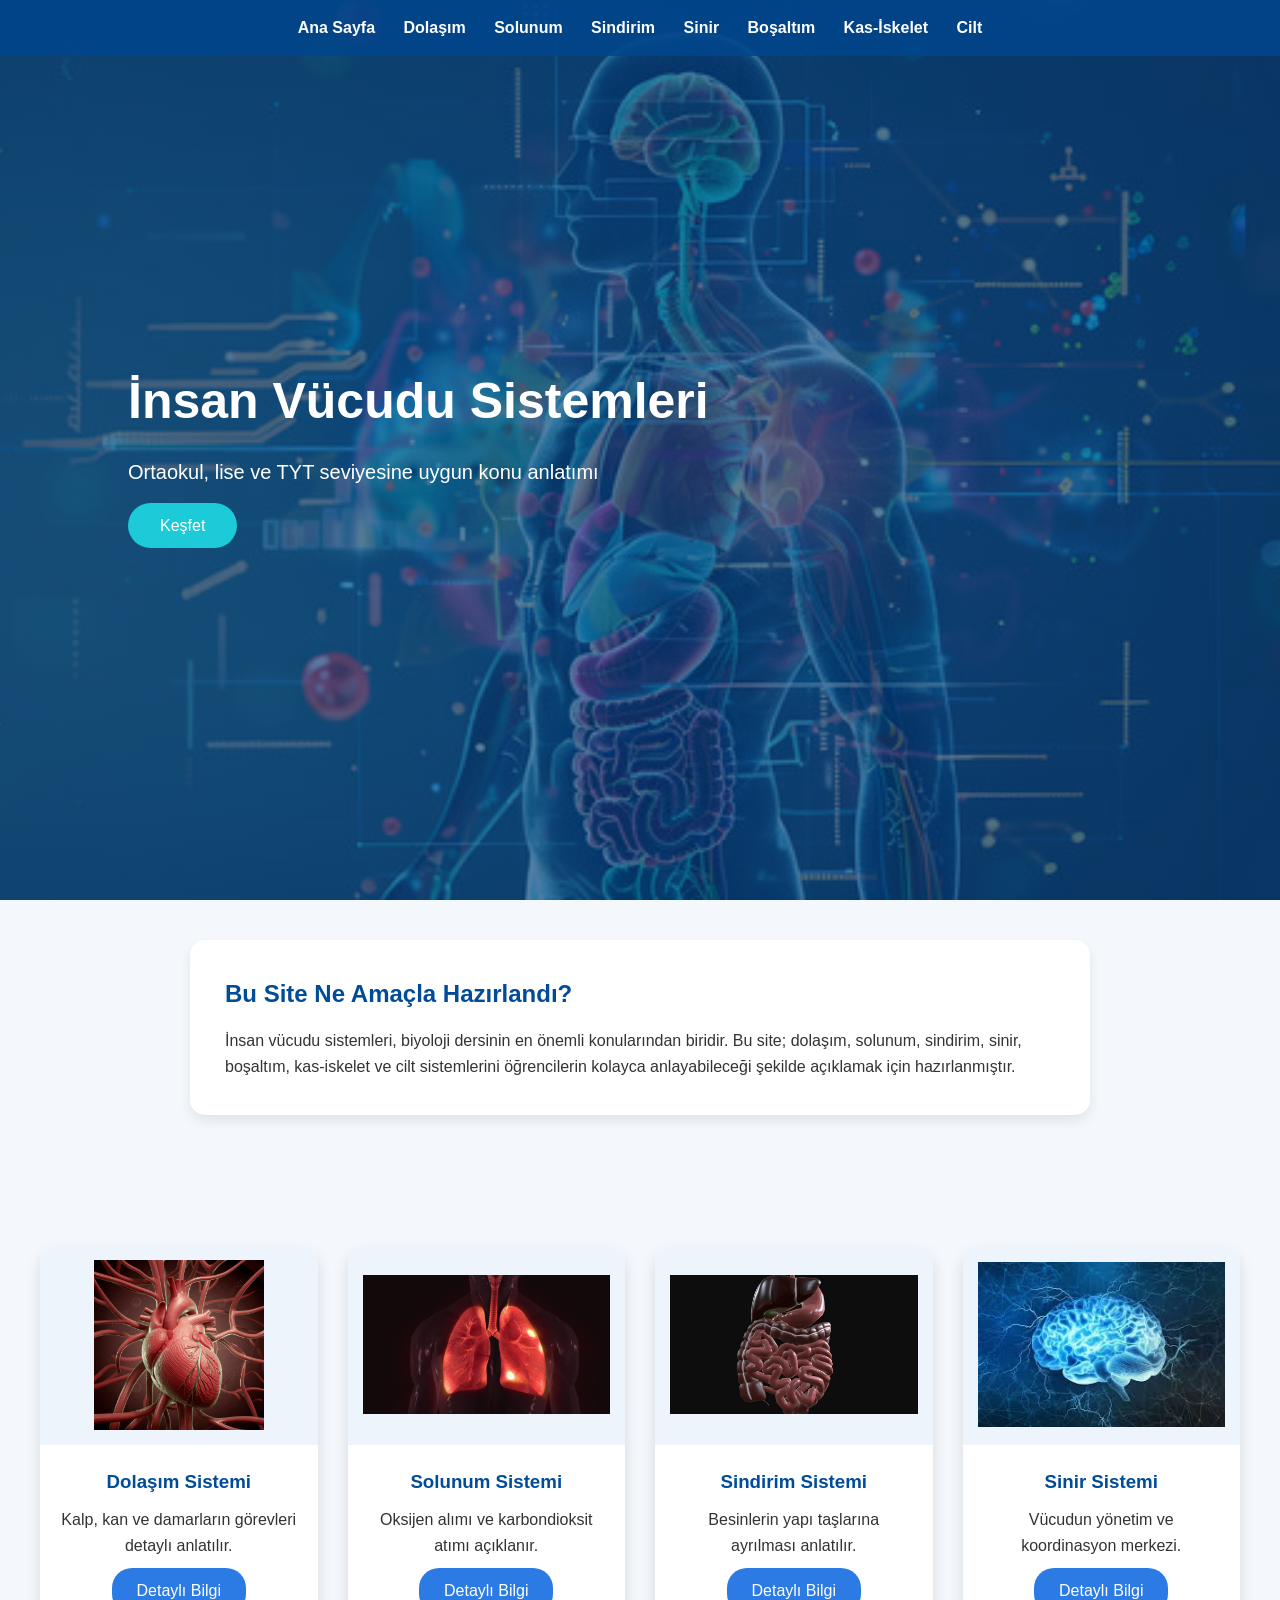
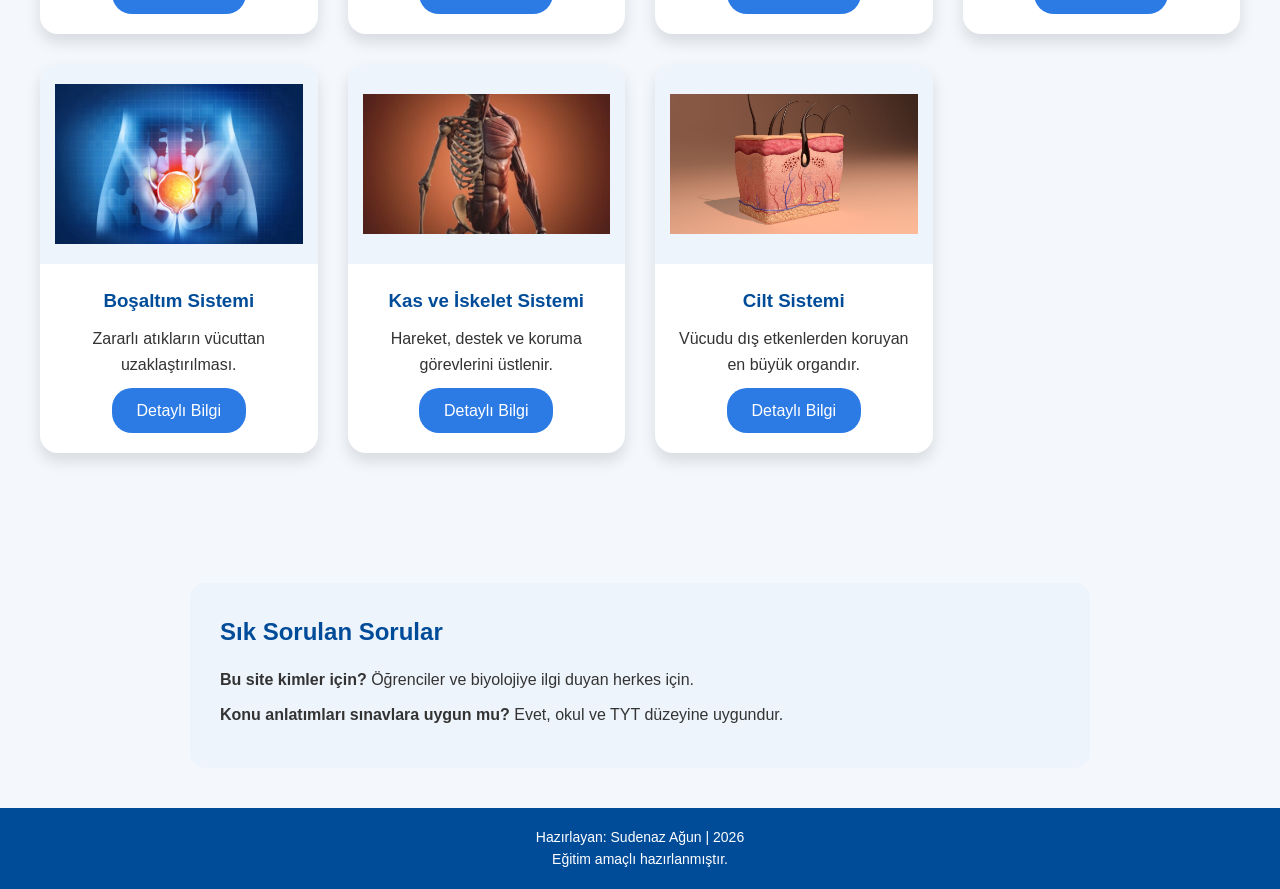
<file: index.html>
<!DOCTYPE html>
<html lang="tr">
<head>
    <meta charset="UTF-8">

    <title>İnsan Vücudu Sistemleri | Konu Anlatımı</title>

    <!-- SEO -->
    <meta name="description" content="İnsan vücudu sistemleri konu anlatımı. Dolaşım, solunum, sindirim, sinir, boşaltım, kas-iskelet ve cilt sistemleri öğrencilere uygun şekilde anlatılmıştır.">
    <meta name="keywords" content="insan vücudu sistemleri, dolaşım sistemi, solunum sistemi, sindirim sistemi, sinir sistemi, boşaltım sistemi, kas iskelet sistemi, cilt sistemi">
    <meta name="author" content="Sudenaz Ağun">

    <link rel="stylesheet" href="stil.css">
</head>
<body>

<!-- NAVBAR -->
<nav>
    <a href="index.html">Ana Sayfa</a>
    <a href="dolasim.html">Dolaşım</a>
    <a href="solunum.html">Solunum</a>
    <a href="sindirim.html">Sindirim</a>
    <a href="sinir.html">Sinir</a>
    <a href="boşaltım.html">Boşaltım</a>
    <a href="kas-iskelet sistemi.html">Kas-İskelet</a>
    <a href="cilt.html">Cilt</a>
</nav>

<!-- HERO -->
<section class="hero">
    <div>
        <h1>İnsan Vücudu Sistemleri</h1>
        <p>Ortaokul, lise ve TYT seviyesine uygun konu anlatımı</p>
        <a href="#sistemler">Keşfet</a>
    </div>
</section>

<!-- TANITIM -->
<section class="tanitim">
    <h2>Bu Site Ne Amaçla Hazırlandı?</h2>
    <p>
        İnsan vücudu sistemleri, biyoloji dersinin en önemli konularından biridir.
        Bu site; dolaşım, solunum, sindirim, sinir, boşaltım, kas-iskelet ve cilt
        sistemlerini öğrencilerin kolayca anlayabileceği şekilde açıklamak için hazırlanmıştır.
    </p>
</section>

<!-- KARTLAR -->
<section class="cards" id="sistemler">

    <div class="card">
        <img src="images/dolaşım.jpg" alt="Dolaşım Sistemi">
        <h3>Dolaşım Sistemi</h3>
        <p>Kalp, kan ve damarların görevleri detaylı anlatılır.</p>
        <a href="dolasim.html">Detaylı Bilgi</a>
    </div>

    <div class="card">
        <img src="images/solunum.jpg" alt="Solunum Sistemi">
        <h3>Solunum Sistemi</h3>
        <p>Oksijen alımı ve karbondioksit atımı açıklanır.</p>
        <a href="solunum.html">Detaylı Bilgi</a>
    </div>

    <div class="card">
        <img src="images/sindirim.jpeg" alt="Sindirim Sistemi">
        <h3>Sindirim Sistemi</h3>
        <p>Besinlerin yapı taşlarına ayrılması anlatılır.</p>
        <a href="sindirim.html">Detaylı Bilgi</a>
    </div>

    <div class="card">
        <img src="images/sinir.jpg" alt="Sinir Sistemi">
        <h3>Sinir Sistemi</h3>
        <p>Vücudun yönetim ve koordinasyon merkezi.</p>
        <a href="sinir.html">Detaylı Bilgi</a>
    </div>

    <div class="card">
        <img src="images/boşaltım.jpg" alt="Boşaltım Sistemi">
        <h3>Boşaltım Sistemi</h3>
        <p>Zararlı atıkların vücuttan uzaklaştırılması.</p>
        <a href="boşaltım.html">Detaylı Bilgi</a>
    </div>

    <div class="card">
        <img src="images/kas-iskellet.jpg" alt="Kas ve İskelet Sistemi">
        <h3>Kas ve İskelet Sistemi</h3>
        <p>Hareket, destek ve koruma görevlerini üstlenir.</p>
        <a href="kas-iskelet sistemi.html">Detaylı Bilgi</a>
    </div>

    <div class="card">
        <img src="images/cillt.jpg" alt="Cilt Sistemi">
        <h3>Cilt Sistemi</h3>
        <p>Vücudu dış etkenlerden koruyan en büyük organdır.</p>
        <a href="cilt.html">Detaylı Bilgi</a>
    </div>

</section>

<!-- SSS -->
<section class="sss">
    <h2>Sık Sorulan Sorular</h2>
    <p><strong>Bu site kimler için?</strong> Öğrenciler ve biyolojiye ilgi duyan herkes için.</p>
    <p><strong>Konu anlatımları sınavlara uygun mu?</strong> Evet, okul ve TYT düzeyine uygundur.</p>
</section>

<!-- FOOTER -->
<footer>
    <p>Hazırlayan: Sudenaz Ağun | 2026</p>
    <p>Eğitim amaçlı hazırlanmıştır.</p>
</footer>

</body>
</html>
</file>
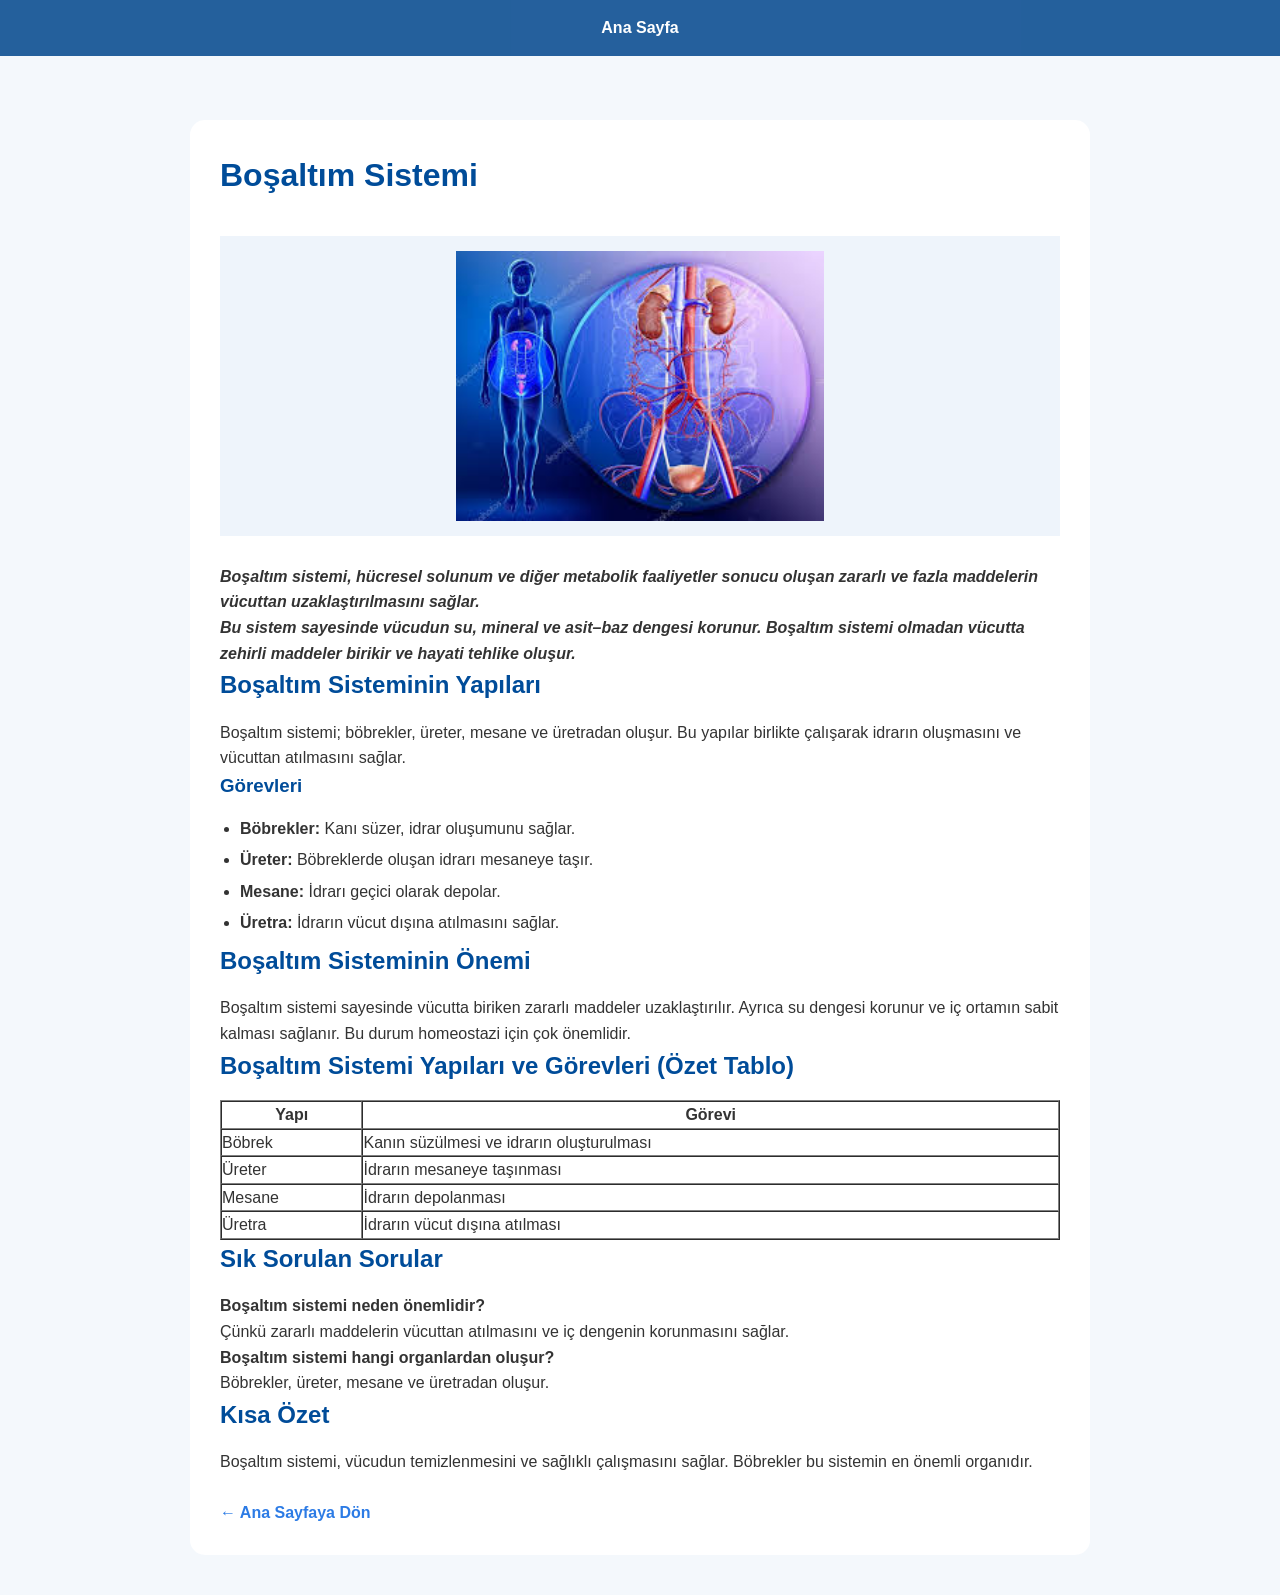
<file: boşaltım.html>
<!DOCTYPE html>
<html lang="tr">
<head>
    <meta charset="UTF-8">
    <title>Boşaltım Sistemi | İnsan Vücudu Sistemleri</title>

    <!-- SEO -->
    <meta name="description" content="Boşaltım sistemi konu anlatımı. Böbrek, üreter, mesane ve üretranın görevleri sade ve anlaşılır şekilde anlatılmıştır.">
    <meta name="keywords" content="boşaltım sistemi, böbrek, üreter, mesane, üretra">
    <meta name="author" content="Sudenaz Ağun">

    <link rel="stylesheet" href="stil.css">
</head>
<body>

<nav>
    <a href="index.html">Ana Sayfa</a>
</nav>

<div class="content">
    <h1>Boşaltım Sistemi</h1>

    <img src="images/boşaltim.jpg" alt="Boşaltım Sistemi Şeması">

    <p>
        <strong><em>
        Boşaltım sistemi, hücresel solunum ve diğer metabolik faaliyetler sonucu oluşan
        zararlı ve fazla maddelerin vücuttan uzaklaştırılmasını sağlar.
        </em></strong>
    </p>

    <p>
        <strong><em>
        Bu sistem sayesinde vücudun su, mineral ve asit–baz dengesi korunur.
        Boşaltım sistemi olmadan vücutta zehirli maddeler birikir ve hayati tehlike oluşur.
        </em></strong>
    </p>

    <h2>Boşaltım Sisteminin Yapıları</h2>
    <p>
        Boşaltım sistemi; böbrekler, üreter, mesane ve üretradan oluşur.
        Bu yapılar birlikte çalışarak idrarın oluşmasını ve vücuttan atılmasını sağlar.
    </p>

    <h3>Görevleri</h3>
    <ul>
        <li><strong>Böbrekler:</strong> Kanı süzer, idrar oluşumunu sağlar.</li>
        <li><strong>Üreter:</strong> Böbreklerde oluşan idrarı mesaneye taşır.</li>
        <li><strong>Mesane:</strong> İdrarı geçici olarak depolar.</li>
        <li><strong>Üretra:</strong> İdrarın vücut dışına atılmasını sağlar.</li>
    </ul>

    <h2>Boşaltım Sisteminin Önemi</h2>
    <p>
        Boşaltım sistemi sayesinde vücutta biriken zararlı maddeler uzaklaştırılır.
        Ayrıca su dengesi korunur ve iç ortamın sabit kalması sağlanır.
        Bu durum homeostazi için çok önemlidir.
    </p>

    <h2>Boşaltım Sistemi Yapıları ve Görevleri (Özet Tablo)</h2>
    <table border="1" cellpadding="10" cellspacing="0" width="100%">
        <tr>
            <th>Yapı</th>
            <th>Görevi</th>
        </tr>
        <tr>
            <td>Böbrek</td>
            <td>Kanın süzülmesi ve idrarın oluşturulması</td>
        </tr>
        <tr>
            <td>Üreter</td>
            <td>İdrarın mesaneye taşınması</td>
        </tr>
        <tr>
            <td>Mesane</td>
            <td>İdrarın depolanması</td>
        </tr>
        <tr>
            <td>Üretra</td>
            <td>İdrarın vücut dışına atılması</td>
        </tr>
    </table>

    <h2>Sık Sorulan Sorular</h2>
    <p><strong>Boşaltım sistemi neden önemlidir?</strong><br>
    Çünkü zararlı maddelerin vücuttan atılmasını ve iç dengenin korunmasını sağlar.</p>

    <p><strong>Boşaltım sistemi hangi organlardan oluşur?</strong><br>
    Böbrekler, üreter, mesane ve üretradan oluşur.</p>

    <h2>Kısa Özet</h2>
    <p>
        Boşaltım sistemi, vücudun temizlenmesini ve sağlıklı çalışmasını sağlar.
        Böbrekler bu sistemin en önemli organıdır.
    </p>

    <a href="index.html">← Ana Sayfaya Dön</a>
</div>

</body>
</html>
</file>
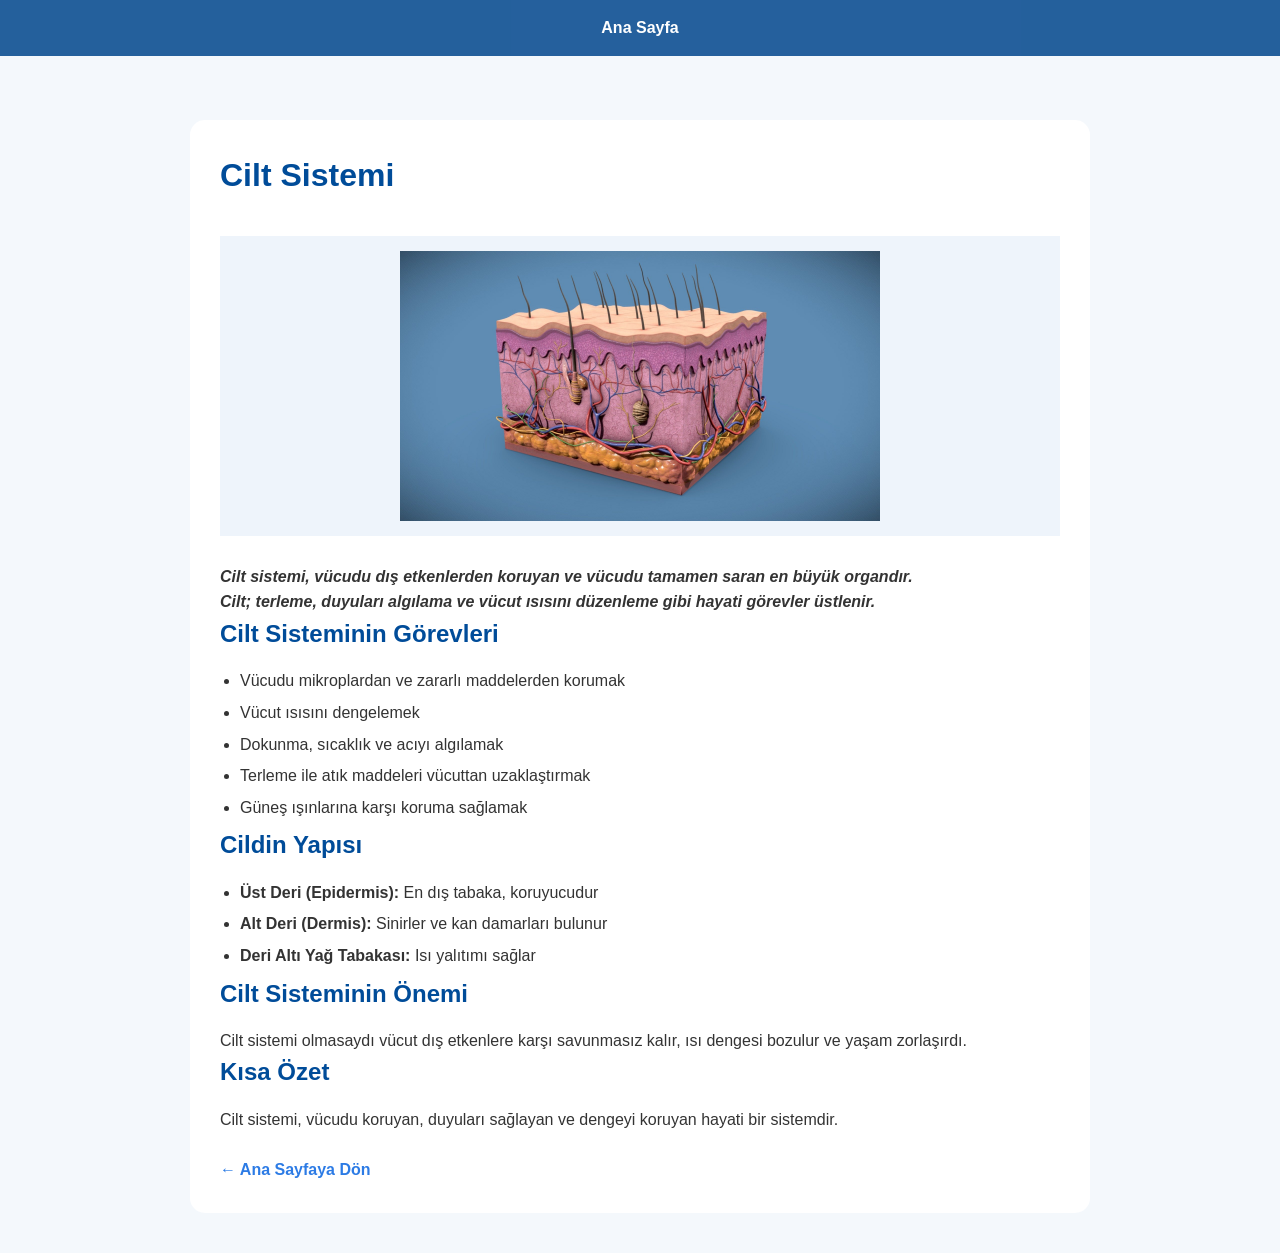
<file: cilt.html>
<!DOCTYPE html>
<html lang="tr">
<head>
    <meta charset="UTF-8">

    <title>Cilt Sistemi | İnsan Vücudu Sistemleri</title>

    <!-- SEO -->
    <meta name="description" content="Cilt sistemi konu anlatımı. Cildin görevleri, yapısı ve önemi sade ve anlaşılır şekilde anlatılmıştır.">
    <meta name="keywords" content="cilt sistemi, deri, epidermis, dermis">
    <meta name="author" content="Sudenaz Ağun">

    <link rel="stylesheet" href="stil.css">
</head>
<body>

<nav>
    <a href="index.html">Ana Sayfa</a>
</nav>

<div class="content">
    <h1>Cilt Sistemi</h1>

    <img src="images/cilt.jpeg" alt="Cilt Sistemi Şeması">

    <p>
        <strong><em>
        Cilt sistemi, vücudu dış etkenlerden koruyan ve vücudu tamamen saran
        en büyük organdır.
        </em></strong>
    </p>

    <p>
        <strong><em>
        Cilt; terleme, duyuları algılama ve vücut ısısını düzenleme gibi
        hayati görevler üstlenir.
        </em></strong>
    </p>

    <h2>Cilt Sisteminin Görevleri</h2>
    <ul>
        <li>Vücudu mikroplardan ve zararlı maddelerden korumak</li>
        <li>Vücut ısısını dengelemek</li>
        <li>Dokunma, sıcaklık ve acıyı algılamak</li>
        <li>Terleme ile atık maddeleri vücuttan uzaklaştırmak</li>
        <li>Güneş ışınlarına karşı koruma sağlamak</li>
    </ul>

    <h2>Cildin Yapısı</h2>
    <ul>
        <li><strong>Üst Deri (Epidermis):</strong> En dış tabaka, koruyucudur</li>
        <li><strong>Alt Deri (Dermis):</strong> Sinirler ve kan damarları bulunur</li>
        <li><strong>Deri Altı Yağ Tabakası:</strong> Isı yalıtımı sağlar</li>
    </ul>

    <h2>Cilt Sisteminin Önemi</h2>
    <p>
        Cilt sistemi olmasaydı vücut dış etkenlere karşı savunmasız kalır,
        ısı dengesi bozulur ve yaşam zorlaşırdı.
    </p>

    <h2>Kısa Özet</h2>
    <p>
        Cilt sistemi, vücudu koruyan, duyuları sağlayan ve
        dengeyi koruyan hayati bir sistemdir.
    </p>

    <a href="index.html">← Ana Sayfaya Dön</a>
</div>

</body>
</html>
</file>
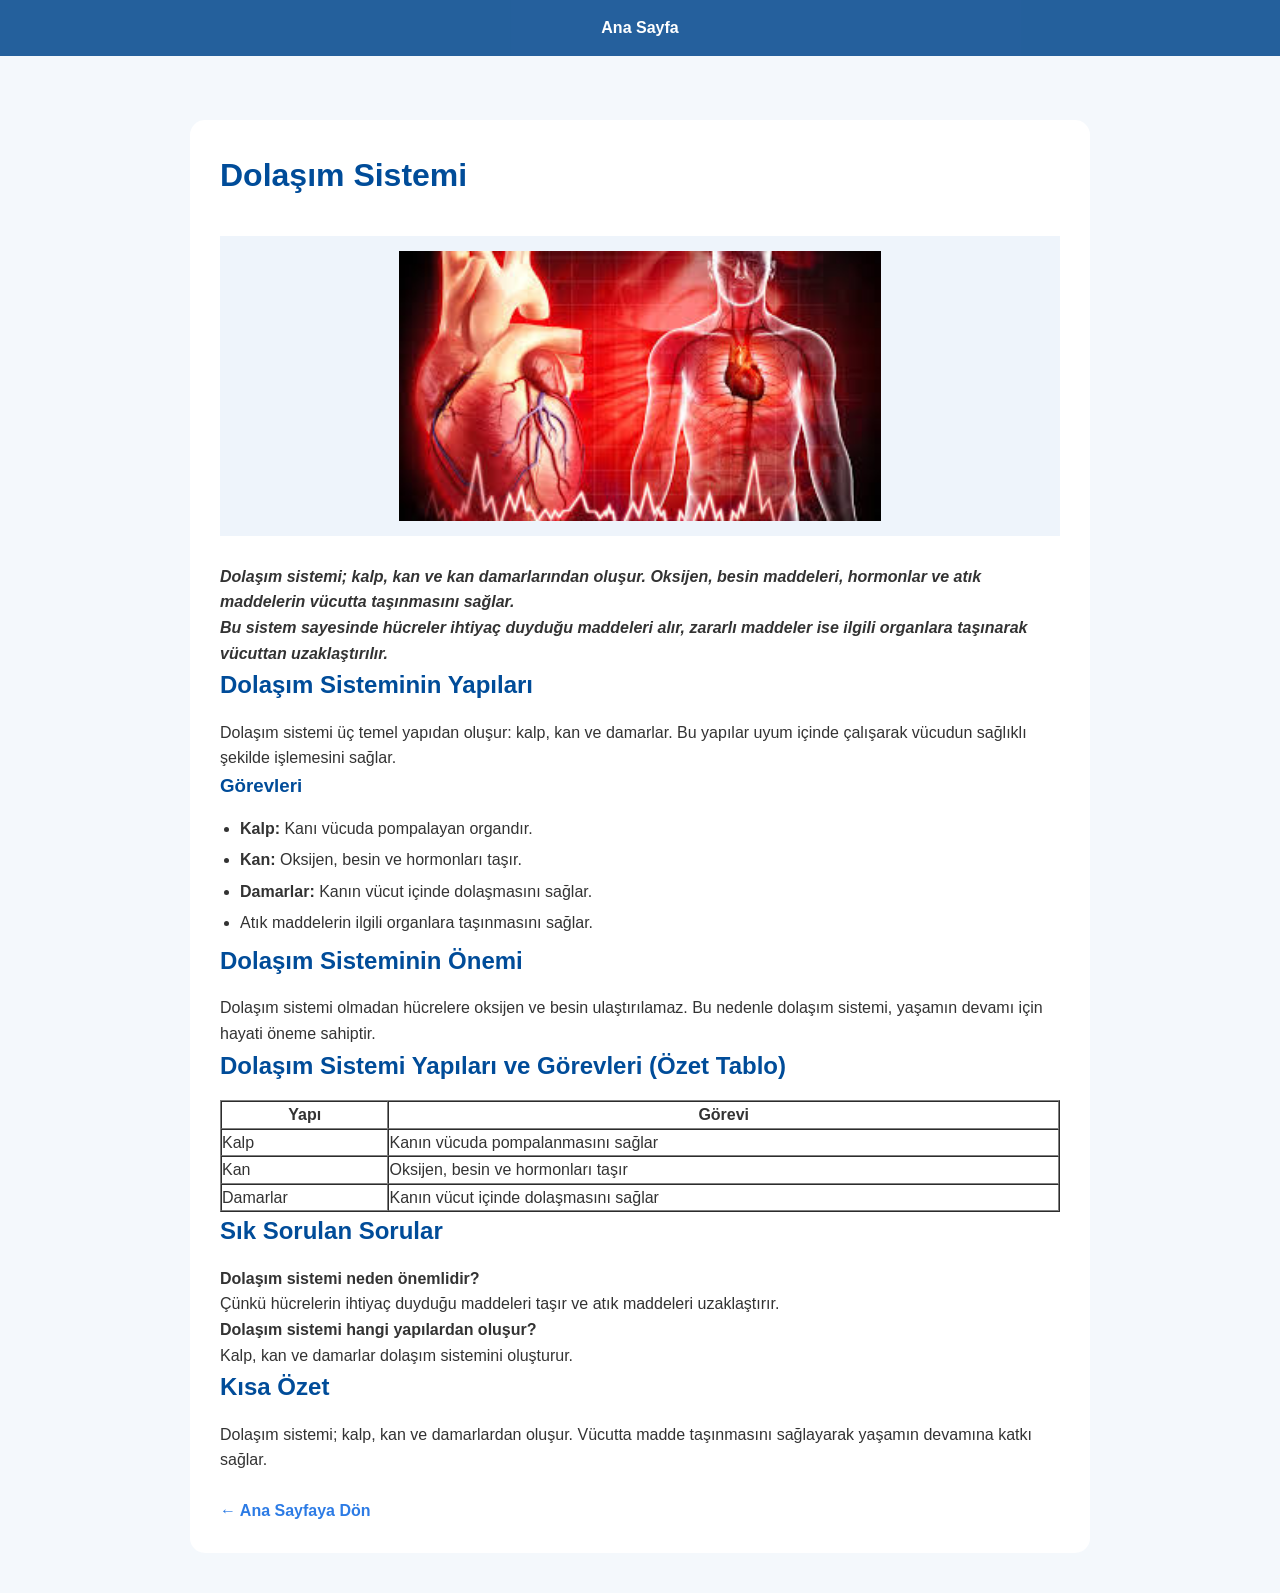
<file: dolasim.html>
<!DOCTYPE html>
<html lang="tr">
<head>
    <meta charset="UTF-8">

    <title>Dolaşım Sistemi | İnsan Vücudu Sistemleri</title>

    <!-- SEO -->
    <meta name="description" content="Dolaşım sistemi konu anlatımı. Kalp, kan ve damarların görevleri sade ve anlaşılır şekilde açıklanmıştır.">
    <meta name="keywords" content="dolaşım sistemi, kalp, kan, damarlar">
    <meta name="author" content="Sudenaz Ağun">

    <link rel="stylesheet" href="stil.css">
</head>
<body>

<nav>
    <a href="index.html">Ana Sayfa</a>
</nav>

<div class="content">
    <h1>Dolaşım Sistemi</h1>

    <img src="images/dolasım.jpg" alt="Dolaşım Sistemi Şeması">

    <p>
        <strong><em>
        Dolaşım sistemi; kalp, kan ve kan damarlarından oluşur.
        Oksijen, besin maddeleri, hormonlar ve atık maddelerin
        vücutta taşınmasını sağlar.
        </em></strong>
    </p>

    <p>
        <strong><em>
        Bu sistem sayesinde hücreler ihtiyaç duyduğu maddeleri alır,
        zararlı maddeler ise ilgili organlara taşınarak vücuttan uzaklaştırılır.
        </em></strong>
    </p>

    <h2>Dolaşım Sisteminin Yapıları</h2>
    <p>
        Dolaşım sistemi üç temel yapıdan oluşur: kalp, kan ve damarlar.
        Bu yapılar uyum içinde çalışarak vücudun sağlıklı şekilde işlemesini sağlar.
    </p>

    <h3>Görevleri</h3>
    <ul>
        <li><strong>Kalp:</strong> Kanı vücuda pompalayan organdır.</li>
        <li><strong>Kan:</strong> Oksijen, besin ve hormonları taşır.</li>
        <li><strong>Damarlar:</strong> Kanın vücut içinde dolaşmasını sağlar.</li>
        <li>Atık maddelerin ilgili organlara taşınmasını sağlar.</li>
    </ul>

    <h2>Dolaşım Sisteminin Önemi</h2>
    <p>
        Dolaşım sistemi olmadan hücrelere oksijen ve besin ulaştırılamaz.
        Bu nedenle dolaşım sistemi, yaşamın devamı için hayati öneme sahiptir.
    </p>

    <h2>Dolaşım Sistemi Yapıları ve Görevleri (Özet Tablo)</h2>
    <table border="1" cellpadding="10" cellspacing="0" width="100%">
        <tr>
            <th>Yapı</th>
            <th>Görevi</th>
        </tr>
        <tr>
            <td>Kalp</td>
            <td>Kanın vücuda pompalanmasını sağlar</td>
        </tr>
        <tr>
            <td>Kan</td>
            <td>Oksijen, besin ve hormonları taşır</td>
        </tr>
        <tr>
            <td>Damarlar</td>
            <td>Kanın vücut içinde dolaşmasını sağlar</td>
        </tr>
    </table>

    <h2>Sık Sorulan Sorular</h2>
    <p>
        <strong>Dolaşım sistemi neden önemlidir?</strong><br>
        Çünkü hücrelerin ihtiyaç duyduğu maddeleri taşır ve atık maddeleri uzaklaştırır.
    </p>

    <p>
        <strong>Dolaşım sistemi hangi yapılardan oluşur?</strong><br>
        Kalp, kan ve damarlar dolaşım sistemini oluşturur.
    </p>

    <h2>Kısa Özet</h2>
    <p>
        Dolaşım sistemi; kalp, kan ve damarlardan oluşur.
        Vücutta madde taşınmasını sağlayarak yaşamın devamına katkı sağlar.
    </p>

    <a href="index.html">← Ana Sayfaya Dön</a>
</div>

</body>
</html>
</file>
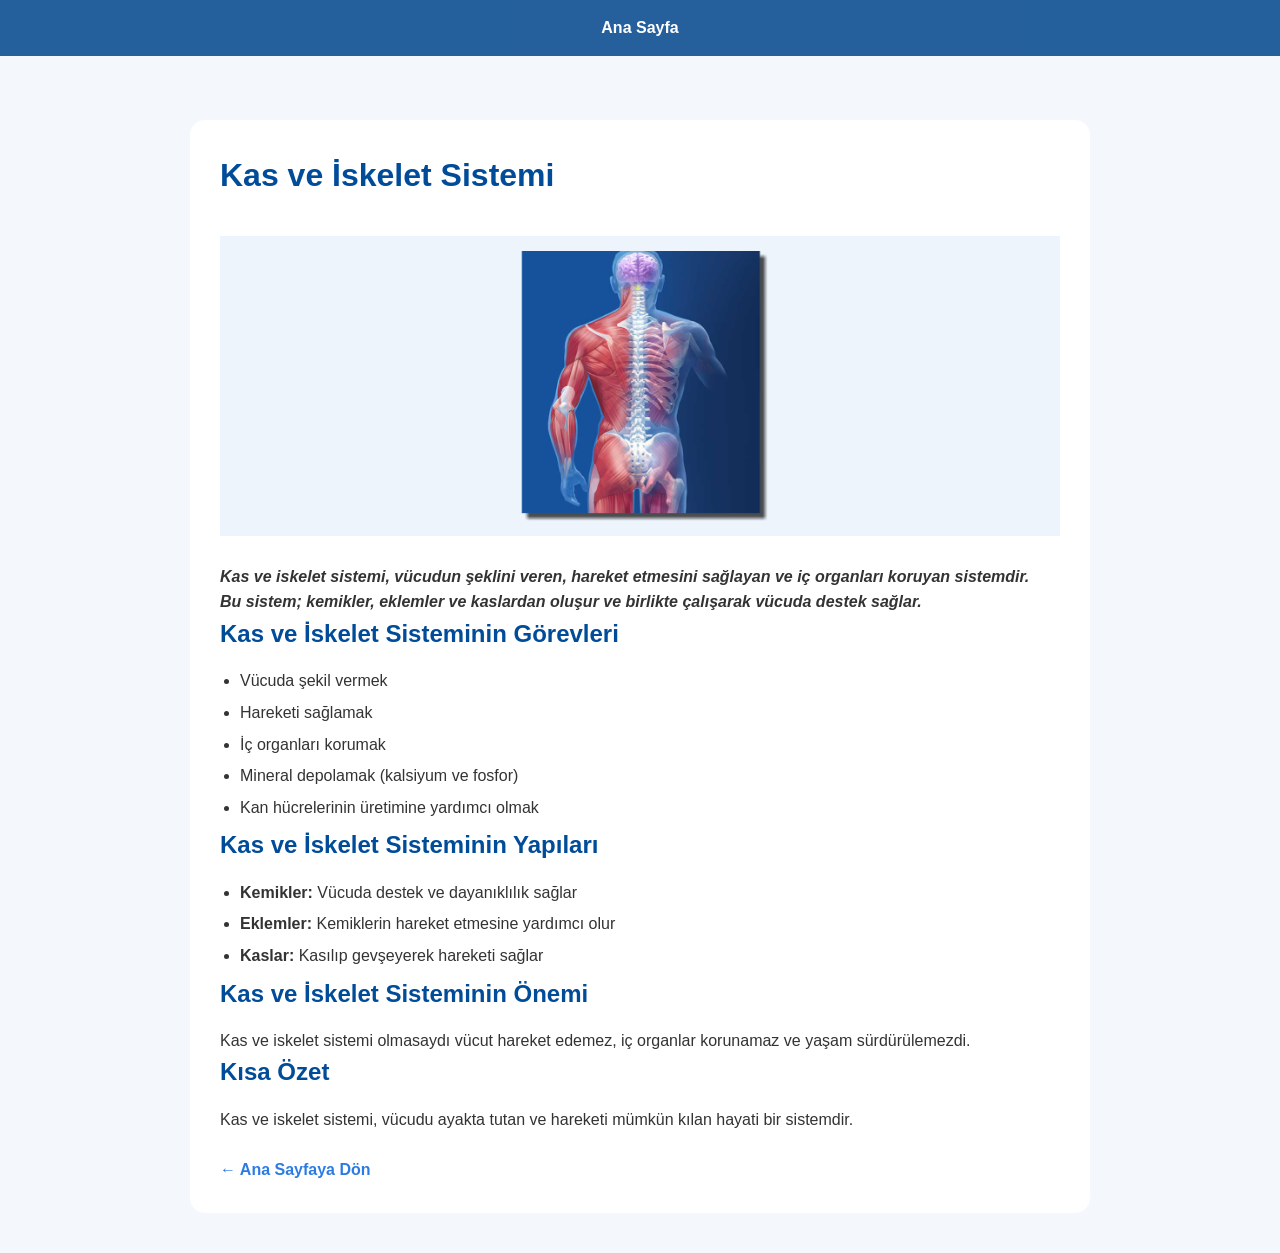
<file: kas-iskelet sistemi.html>
<!DOCTYPE html>
<html lang="tr">
<head>
    <meta charset="UTF-8">

    <title>Kas ve İskelet Sistemi | İnsan Vücudu Sistemleri</title>

    <!-- SEO -->
    <meta name="description" content="Kas ve iskelet sistemi konu anlatımı. Kemikler, kaslar ve eklemler ile görevleri sade ve anlaşılır şekilde anlatılmıştır.">
    <meta name="keywords" content="kas ve iskelet sistemi, kemikler, kaslar, eklemler">
    <meta name="author" content="Sudenaz Ağun">

    <link rel="stylesheet" href="stil.css">
</head>
<body>

<nav>
    <a href="index.html">Ana Sayfa</a>
</nav>

<div class="content">
    <h1>Kas ve İskelet Sistemi</h1>

    <img src="images/kas-iskelet.png" alt="Kas ve İskelet Sistemi Şeması">

    <p>
        <strong><em>
        Kas ve iskelet sistemi, vücudun şeklini veren, hareket etmesini sağlayan
        ve iç organları koruyan sistemdir.
        </em></strong>
    </p>

    <p>
        <strong><em>
        Bu sistem; kemikler, eklemler ve kaslardan oluşur ve birlikte çalışarak
        vücuda destek sağlar.
        </em></strong>
    </p>

    <h2>Kas ve İskelet Sisteminin Görevleri</h2>
    <ul>
        <li>Vücuda şekil vermek</li>
        <li>Hareketi sağlamak</li>
        <li>İç organları korumak</li>
        <li>Mineral depolamak (kalsiyum ve fosfor)</li>
        <li>Kan hücrelerinin üretimine yardımcı olmak</li>
    </ul>

    <h2>Kas ve İskelet Sisteminin Yapıları</h2>
    <ul>
        <li><strong>Kemikler:</strong> Vücuda destek ve dayanıklılık sağlar</li>
        <li><strong>Eklemler:</strong> Kemiklerin hareket etmesine yardımcı olur</li>
        <li><strong>Kaslar:</strong> Kasılıp gevşeyerek hareketi sağlar</li>
    </ul>

    <h2>Kas ve İskelet Sisteminin Önemi</h2>
    <p>
        Kas ve iskelet sistemi olmasaydı vücut hareket edemez,
        iç organlar korunamaz ve yaşam sürdürülemezdi.
    </p>

    <h2>Kısa Özet</h2>
    <p>
        Kas ve iskelet sistemi, vücudu ayakta tutan ve hareketi mümkün
        kılan hayati bir sistemdir.
    </p>

    <a href="index.html">← Ana Sayfaya Dön</a>
</div>

</body>
</html>
</file>
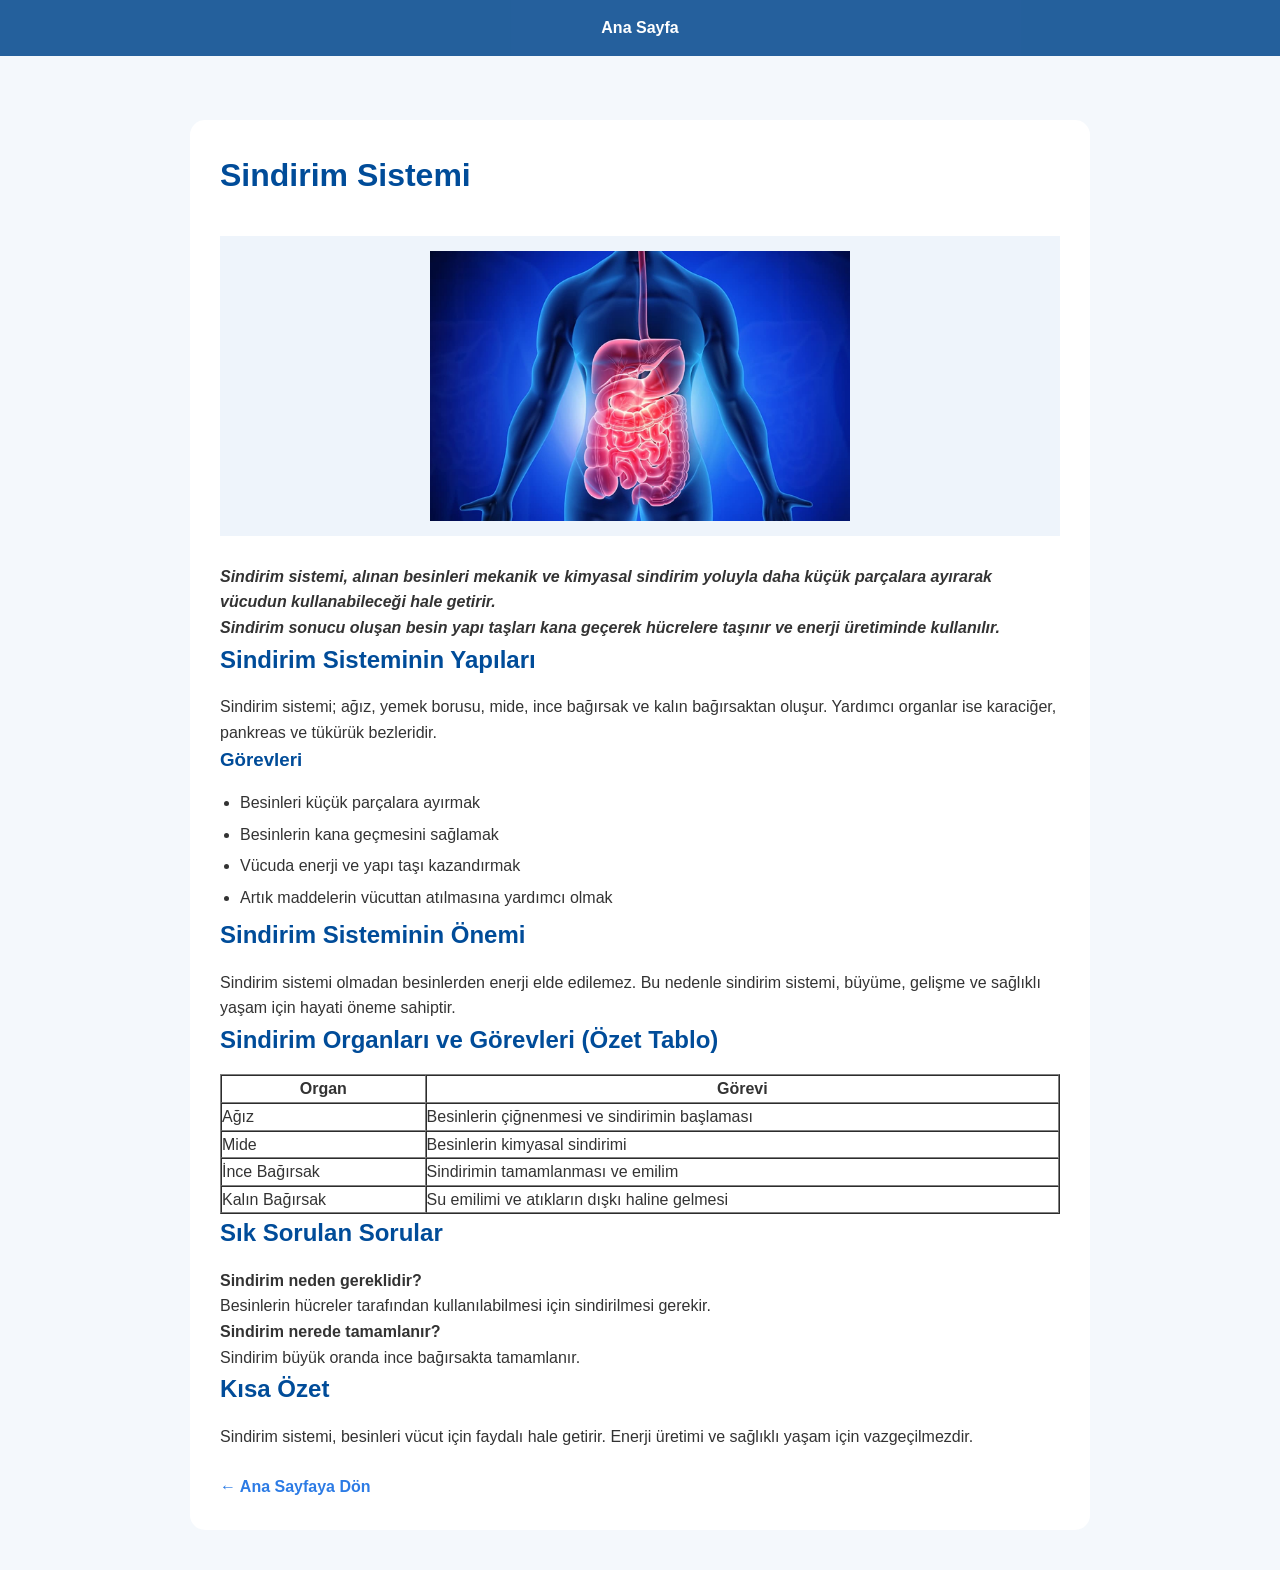
<file: sindirim.html>
<!DOCTYPE html>
<html lang="tr">
<head>
    <meta charset="UTF-8">

    <title>Sindirim Sistemi | İnsan Vücudu Sistemleri</title>

    <!-- SEO -->
    <meta name="description" content="Sindirim sistemi konu anlatımı. Besinlerin sindirimi, sindirim organları ve görevleri sade ve anlaşılır şekilde anlatılmıştır.">
    <meta name="keywords" content="sindirim sistemi, sindirim organları, mide, ince bağırsak, kalın bağırsak">
    <meta name="author" content="Sudenaz Ağun">

    <link rel="stylesheet" href="stil.css">
</head>
<body>

<nav>
    <a href="index.html">Ana Sayfa</a>
</nav>

<div class="content">
    <h1>Sindirim Sistemi</h1>

    <img src="images/sindirrim.jpg" alt="Sindirim Sistemi Şeması">

    <p>
        <strong><em>
        Sindirim sistemi, alınan besinleri mekanik ve kimyasal sindirim yoluyla
        daha küçük parçalara ayırarak vücudun kullanabileceği hale getirir.
        </em></strong>
    </p>

    <p>
        <strong><em>
        Sindirim sonucu oluşan besin yapı taşları kana geçerek hücrelere taşınır
        ve enerji üretiminde kullanılır.
        </em></strong>
    </p>

    <h2>Sindirim Sisteminin Yapıları</h2>
    <p>
        Sindirim sistemi; ağız, yemek borusu, mide, ince bağırsak ve kalın bağırsaktan oluşur.
        Yardımcı organlar ise karaciğer, pankreas ve tükürük bezleridir.
    </p>

    <h3>Görevleri</h3>
    <ul>
        <li>Besinleri küçük parçalara ayırmak</li>
        <li>Besinlerin kana geçmesini sağlamak</li>
        <li>Vücuda enerji ve yapı taşı kazandırmak</li>
        <li>Artık maddelerin vücuttan atılmasına yardımcı olmak</li>
    </ul>

    <h2>Sindirim Sisteminin Önemi</h2>
    <p>
        Sindirim sistemi olmadan besinlerden enerji elde edilemez.
        Bu nedenle sindirim sistemi, büyüme, gelişme ve sağlıklı yaşam için
        hayati öneme sahiptir.
    </p>

    <h2>Sindirim Organları ve Görevleri (Özet Tablo)</h2>
    <table border="1" cellpadding="10" cellspacing="0" width="100%">
        <tr>
            <th>Organ</th>
            <th>Görevi</th>
        </tr>
        <tr>
            <td>Ağız</td>
            <td>Besinlerin çiğnenmesi ve sindirimin başlaması</td>
        </tr>
        <tr>
            <td>Mide</td>
            <td>Besinlerin kimyasal sindirimi</td>
        </tr>
        <tr>
            <td>İnce Bağırsak</td>
            <td>Sindirimin tamamlanması ve emilim</td>
        </tr>
        <tr>
            <td>Kalın Bağırsak</td>
            <td>Su emilimi ve atıkların dışkı haline gelmesi</td>
        </tr>
    </table>

    <h2>Sık Sorulan Sorular</h2>
    <p>
        <strong>Sindirim neden gereklidir?</strong><br>
        Besinlerin hücreler tarafından kullanılabilmesi için sindirilmesi gerekir.
    </p>

    <p>
        <strong>Sindirim nerede tamamlanır?</strong><br>
        Sindirim büyük oranda ince bağırsakta tamamlanır.
    </p>

    <h2>Kısa Özet</h2>
    <p>
        Sindirim sistemi, besinleri vücut için faydalı hale getirir.
        Enerji üretimi ve sağlıklı yaşam için vazgeçilmezdir.
    </p>

    <a href="index.html">← Ana Sayfaya Dön</a>
</div>

</body>
</html>
</file>
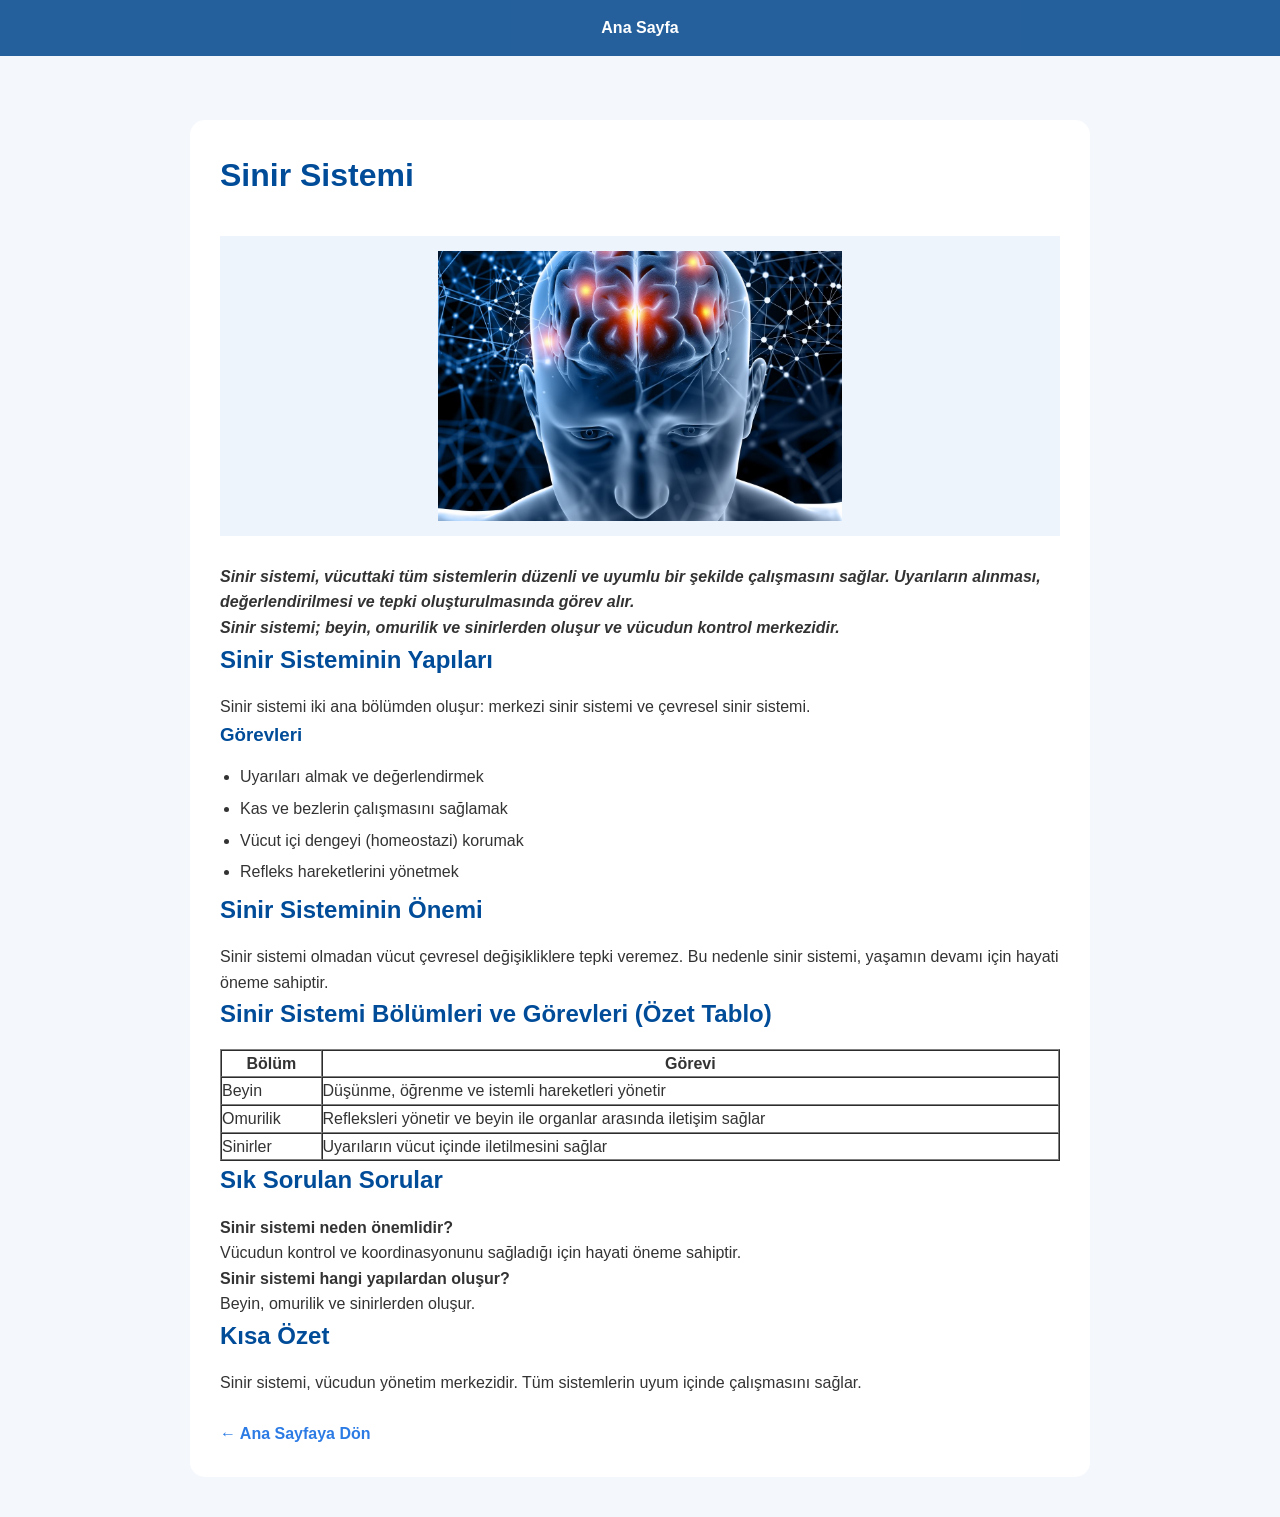
<file: sinir.html>
<!DOCTYPE html>
<html lang="tr">
<head>
    <meta charset="UTF-8">

    <title>Sinir Sistemi | İnsan Vücudu Sistemleri</title>

    <!-- SEO -->
    <meta name="description" content="Sinir sistemi konu anlatımı. Beyin, omurilik ve sinirlerin görevleri sade ve anlaşılır şekilde açıklanmıştır.">
    <meta name="keywords" content="sinir sistemi, beyin, omurilik, sinirler">
    <meta name="author" content="Sudenaz Ağun">

    <link rel="stylesheet" href="stil.css">
</head>
<body>

<nav>
    <a href="index.html">Ana Sayfa</a>
</nav>

<div class="content">
    <h1>Sinir Sistemi</h1>

    <img src="images/sinnir.jpg" alt="Sinir Sistemi Şeması">

    <p>
        <strong><em>
        Sinir sistemi, vücuttaki tüm sistemlerin düzenli ve uyumlu bir şekilde
        çalışmasını sağlar. Uyarıların alınması, değerlendirilmesi ve tepki
        oluşturulmasında görev alır.
        </em></strong>
    </p>

    <p>
        <strong><em>
        Sinir sistemi; beyin, omurilik ve sinirlerden oluşur ve vücudun kontrol
        merkezidir.
        </em></strong>
    </p>

    <h2>Sinir Sisteminin Yapıları</h2>
    <p>
        Sinir sistemi iki ana bölümden oluşur: merkezi sinir sistemi ve çevresel
        sinir sistemi.
    </p>

    <h3>Görevleri</h3>
    <ul>
        <li>Uyarıları almak ve değerlendirmek</li>
        <li>Kas ve bezlerin çalışmasını sağlamak</li>
        <li>Vücut içi dengeyi (homeostazi) korumak</li>
        <li>Refleks hareketlerini yönetmek</li>
    </ul>

    <h2>Sinir Sisteminin Önemi</h2>
    <p>
        Sinir sistemi olmadan vücut çevresel değişikliklere tepki veremez.
        Bu nedenle sinir sistemi, yaşamın devamı için hayati öneme sahiptir.
    </p>

    <h2>Sinir Sistemi Bölümleri ve Görevleri (Özet Tablo)</h2>
    <table border="1" cellpadding="10" cellspacing="0" width="100%">
        <tr>
            <th>Bölüm</th>
            <th>Görevi</th>
        </tr>
        <tr>
            <td>Beyin</td>
            <td>Düşünme, öğrenme ve istemli hareketleri yönetir</td>
        </tr>
        <tr>
            <td>Omurilik</td>
            <td>Refleksleri yönetir ve beyin ile organlar arasında iletişim sağlar</td>
        </tr>
        <tr>
            <td>Sinirler</td>
            <td>Uyarıların vücut içinde iletilmesini sağlar</td>
        </tr>
    </table>

    <h2>Sık Sorulan Sorular</h2>
    <p>
        <strong>Sinir sistemi neden önemlidir?</strong><br>
        Vücudun kontrol ve koordinasyonunu sağladığı için hayati öneme sahiptir.
    </p>

    <p>
        <strong>Sinir sistemi hangi yapılardan oluşur?</strong><br>
        Beyin, omurilik ve sinirlerden oluşur.
    </p>

    <h2>Kısa Özet</h2>
    <p>
        Sinir sistemi, vücudun yönetim merkezidir.
        Tüm sistemlerin uyum içinde çalışmasını sağlar.
    </p>

    <a href="index.html">← Ana Sayfaya Dön</a>
</div>

</body>
</html>
</file>
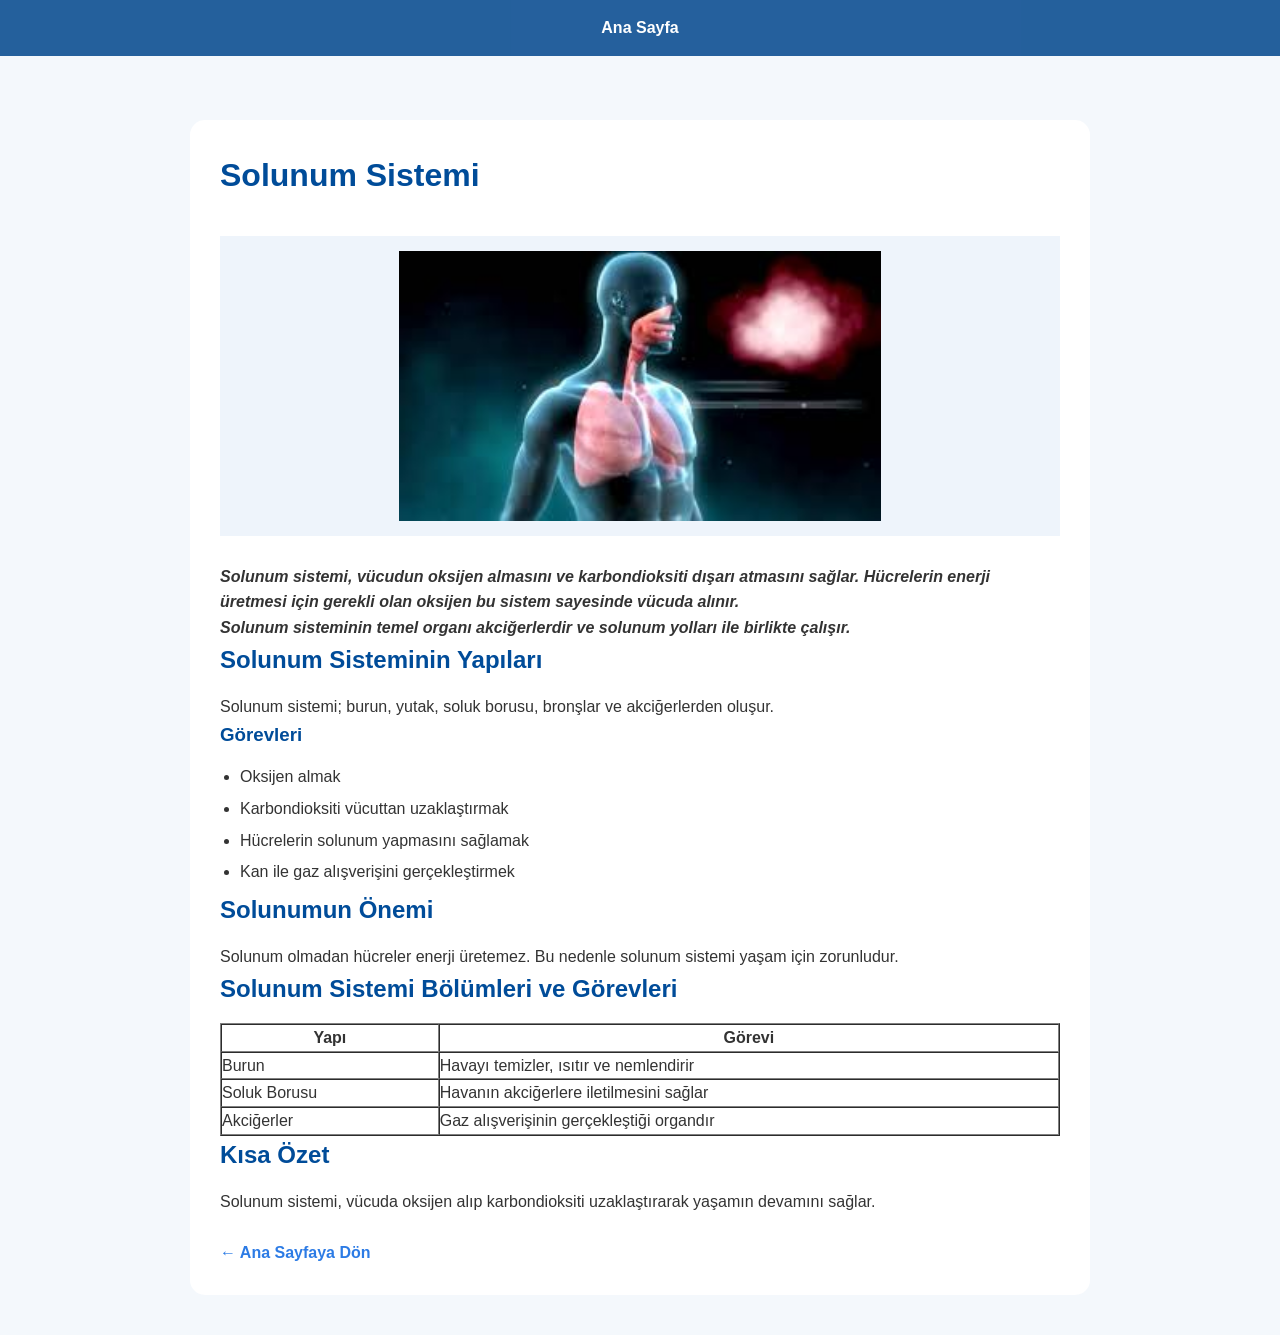
<file: solunum.html>
<!DOCTYPE html>
<html lang="tr">
<head>
    <meta charset="UTF-8">

    <title>Solunum Sistemi | İnsan Vücudu Sistemleri</title>

    <!-- SEO -->
    <meta name="description" content="Solunum sistemi konu anlatımı. Akciğerler, solunum yolları ve solunumun görevleri sade ve anlaşılır şekilde açıklanmıştır.">
    <meta name="keywords" content="solunum sistemi, akciğerler, oksijen, karbondioksit">
    <meta name="author" content="Sudenaz Ağun">

    <link rel="stylesheet" href="stil.css">
</head>
<body>

<nav>
    <a href="index.html">Ana Sayfa</a>
</nav>

<div class="content">
    <h1>Solunum Sistemi</h1>

    <img src="images/sollunum.jpg" alt="Solunum Sistemi Şeması">

    <p>
        <strong><em>
        Solunum sistemi, vücudun oksijen almasını ve karbondioksiti dışarı
        atmasını sağlar. Hücrelerin enerji üretmesi için gerekli olan oksijen
        bu sistem sayesinde vücuda alınır.
        </em></strong>
    </p>

    <p>
        <strong><em>
        Solunum sisteminin temel organı akciğerlerdir ve solunum yolları ile
        birlikte çalışır.
        </em></strong>
    </p>

    <h2>Solunum Sisteminin Yapıları</h2>
    <p>
        Solunum sistemi; burun, yutak, soluk borusu, bronşlar ve akciğerlerden
        oluşur.
    </p>

    <h3>Görevleri</h3>
    <ul>
        <li>Oksijen almak</li>
        <li>Karbondioksiti vücuttan uzaklaştırmak</li>
        <li>Hücrelerin solunum yapmasını sağlamak</li>
        <li>Kan ile gaz alışverişini gerçekleştirmek</li>
    </ul>

    <h2>Solunumun Önemi</h2>
    <p>
        Solunum olmadan hücreler enerji üretemez.
        Bu nedenle solunum sistemi yaşam için zorunludur.
    </p>

    <h2>Solunum Sistemi Bölümleri ve Görevleri</h2>
    <table border="1" cellpadding="10" cellspacing="0" width="100%">
        <tr>
            <th>Yapı</th>
            <th>Görevi</th>
        </tr>
        <tr>
            <td>Burun</td>
            <td>Havayı temizler, ısıtır ve nemlendirir</td>
        </tr>
        <tr>
            <td>Soluk Borusu</td>
            <td>Havanın akciğerlere iletilmesini sağlar</td>
        </tr>
        <tr>
            <td>Akciğerler</td>
            <td>Gaz alışverişinin gerçekleştiği organdır</td>
        </tr>
    </table>

    <h2>Kısa Özet</h2>
    <p>
        Solunum sistemi, vücuda oksijen alıp karbondioksiti uzaklaştırarak
        yaşamın devamını sağlar.
    </p>

    <a href="index.html">← Ana Sayfaya Dön</a>
</div>

</body>
</html>
</file>
<file: stil.css>
* { 
    margin: 0;
    padding: 0;
    box-sizing: border-box;
    font-family: Arial, Helvetica, sans-serif;
}

body {
    background-color: #f4f8fc;
    color: #333;
    line-height: 1.6;
}

/* NAVBAR */
nav {
    position: fixed;
    top: 0;
    width: 100%;
    background-color: rgba(0, 70, 140, 0.85);
    padding: 15px;
    text-align: center;
    z-index: 1000;
}

nav a {
    color: white;
    margin: 0 12px;
    text-decoration: none;
    font-weight: bold;
    transition: 0.3s;
}

nav a:hover {
    color: #1ccad8;
}

/* HERO */
.hero {
    height: 100vh;
    background:
        linear-gradient(rgba(0, 60, 120, 0.65), rgba(0, 60, 120, 0.65)),
        url("images/hero.jpg") center/cover no-repeat;

    display: flex;
    align-items: center;
    justify-content: flex-start;
    padding-left: 10%;
    color: white;
}

.hero h1 {
    font-size: 50px;
}

.hero p {
    font-size: 20px;
    margin: 15px 0 25px;
}

.hero a {
    background-color: #1ccad8;
    padding: 14px 32px;
    color: white;
    text-decoration: none;
    border-radius: 30px;
    transition: 0.3s;
}

.hero a:hover {
    background-color: #17b0bd;
}

/* TANITIM */
.tanitim {
    max-width: 900px;
    margin: 40px auto;
    background-color: white;
    padding: 35px;
    border-radius: 15px;
    box-shadow: 0 6px 12px rgba(0,0,0,0.08);
}

.tanitim h2 {
    color: #004c99;
    margin-bottom: 15px;
}

/* KARTLAR */
.cards {
    padding: 90px 40px;
    display: grid;
    grid-template-columns: repeat(auto-fit, minmax(260px, 1fr));
    gap: 30px;
}

.card {
    background-color: white;
    border-radius: 18px;
    overflow: hidden;
    text-align: center;
    box-shadow: 0 8px 15px rgba(0,0,0,0.12);
    transition: 0.3s;
}

.card:hover {
    transform: translateY(-8px);
}

.card img {
    width: 100%;
    height: 200px;
    object-fit: contain;
    background-color: #eef4fb;
    padding: 15px;
}

.card h3 {
    margin-top: 15px;
    color: #004c99;
}

.card p {
    padding: 10px 20px;
}

.card a {
    display: inline-block;
    margin-bottom: 20px;
    padding: 10px 25px;
    background-color: #2c7be5;
    color: white;
    text-decoration: none;
    border-radius: 20px;
    transition: 0.3s;
}

.card a:hover {
    background-color: #1f5fbf;
}

/* İÇ SAYFALAR */
.content {
    max-width: 900px;
    margin: 120px auto 40px;
    background-color: white;
    padding: 30px;
    border-radius: 15px;
}

.content h1, 
.content h2,
.content h3 {
    color: #004c99;
    margin-bottom: 15px;
}

.content ul {
    margin-left: 20px;
}

.content li {
    margin-bottom: 6px;
}

.content img {
    width: 100%;
    max-height: 300px;
    object-fit: contain;
    background-color: #eef4fb;
    padding: 15px;
    margin: 20px 0;
}

.content a {
    display: inline-block;
    margin-top: 25px;
    color: #2c7be5;
    text-decoration: none;
    font-weight: bold;
}

/* REKLAM ALANI (AdSense için hazır) */
.reklam {
    max-width: 900px;
    margin: 30px auto;
    padding: 25px;
    background-color: #eef4fb;
    border: 2px dashed #2c7be5;
    text-align: center;
    color: #555;
    border-radius: 12px;
    font-size: 14px;
}

/* SSS */
.sss {
    max-width: 900px;
    margin: 40px auto;
    background-color: #eef4fb;
    padding: 30px;
    border-radius: 15px;
}

.sss h2 {
    color: #004c99;
    margin-bottom: 15px;
}

.sss p {
    margin-bottom: 10px;
}

/* FOOTER */
footer {
    background-color: #004c99;
    color: white;
    text-align: center;
    padding: 18px;
    margin-top: 40px;
    font-size: 14px;
}

/* MOBİL */
@media (max-width: 768px) {
    .hero {
        justify-content: center;
        padding-left: 20px;
        text-align: center;
    }

    .hero h1 {
        font-size: 36px;
    }
}
</file>
